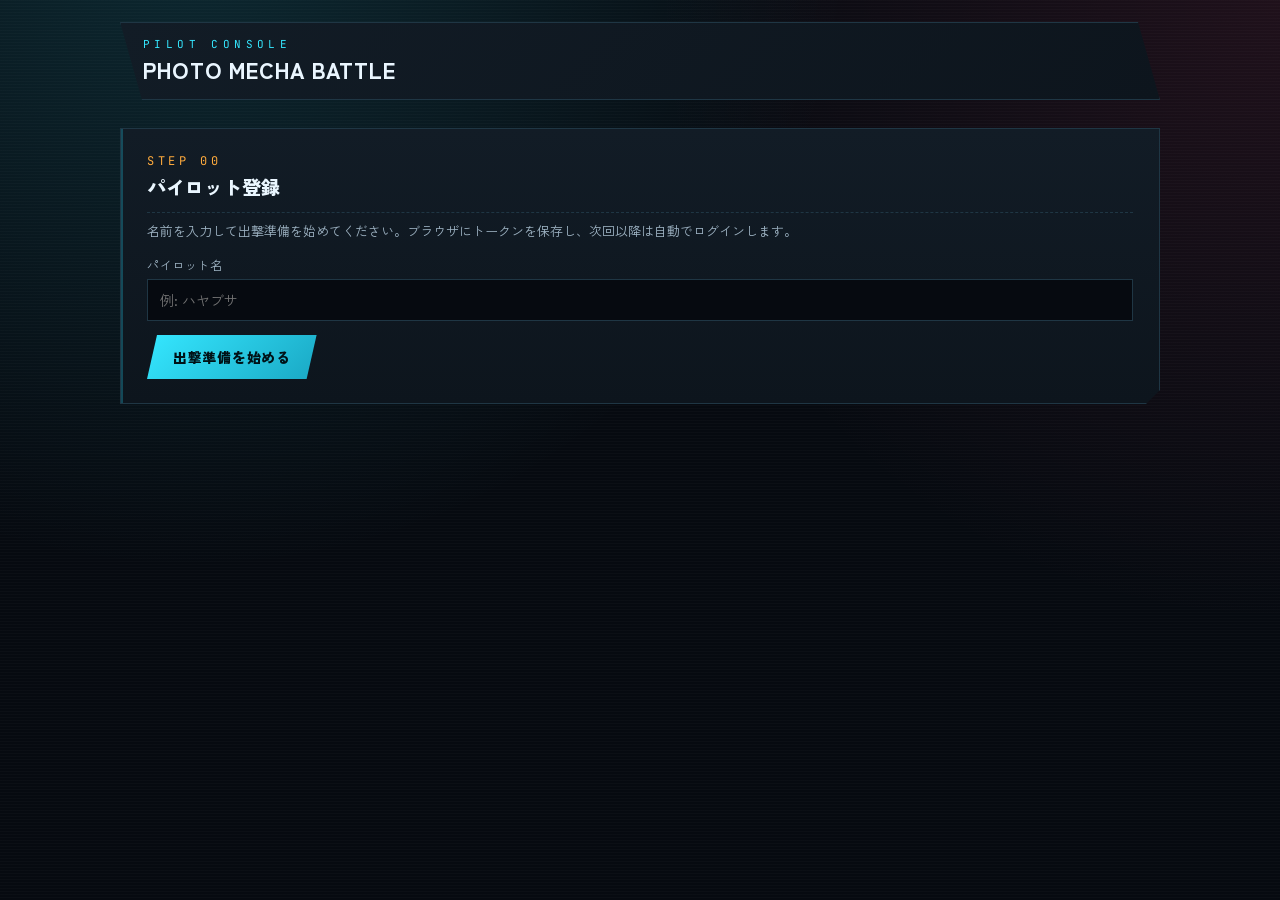
<file: web/index.html>
<!doctype html>
<html lang="ja">
<head>
<meta charset="utf-8" />
<meta name="viewport" content="width=device-width, initial-scale=1" />
<title>PHOTO MECHA BATTLE — 操作端末</title>
<link rel="stylesheet" href="style.css" />
</head>
<body>
<div class="hud-frame">

  <header class="hud-topbar">
    <div class="hud-title">
      <span class="kicker">Pilot Console</span>
      <h1>PHOTO MECHA BATTLE</h1>
    </div>
    <div class="hud-user" id="user-box" hidden>
      <span>PILOT: <strong id="user-name">-</strong></span>
      <span class="rating-chip">RT <span id="user-rating">-</span></span>
      <span id="user-quota">-</span>
      <button class="ghost-btn" id="logout-btn">ログアウト</button>
    </div>
  </header>

  <!-- 0: 登録 -->
  <section class="panel" id="panel-auth">
    <div class="panel-head">
      <div>
        <div class="step">STEP 00</div>
        <h2>パイロット登録</h2>
      </div>
    </div>
    <p class="panel-sub">名前を入力して出撃準備を始めてください。ブラウザにトークンを保存し、次回以降は自動でログインします。</p>
    <div class="field-row">
      <div class="field">
        <label for="register-name">パイロット名</label>
        <input type="text" id="register-name" placeholder="例: ハヤブサ" maxlength="24" />
      </div>
    </div>
    <button class="primary-btn" id="register-btn">出撃準備を始める</button>
  </section>

  <!-- 1: 撮影→メカ生成 -->
  <section class="panel" id="panel-capture" hidden>
    <div class="panel-head">
      <div>
        <div class="step">STEP 01</div>
        <h2>撮影 → メカ生成</h2>
      </div>
    </div>
    <p class="panel-sub">身の回りの物を撮影・アップロードすると、写真から抽出した特徴量をもとにメカが生成されます。戦闘性能は見た目ではなく分析値で決まります。</p>

    <label class="dropzone" id="dropzone">
      <span id="dropzone-hint">クリックして写真を選択</span>
      <input type="file" id="capture-file" accept="image/*" />
    </label>

    <div class="field-row" style="margin-top:16px;">
      <div class="field">
        <label for="mech-name">メカ名</label>
        <input type="text" id="mech-name" placeholder="例: アンブレラガード" maxlength="20" />
      </div>
      <div class="field">
        <label>メカ型</label>
        <!-- PLAN D-013: 型はプレイヤー選択ではなく、写真の特徴量からサーバーが自動推定する -->
        <p class="field-note" id="form-note">写真の分析結果から自動判定されます（鳥形・人型・獣形）。生成後に判明した型が表示されます。</p>
      </div>
    </div>

    <button class="primary-btn" id="build-mech-btn" disabled>この写真からメカを作る</button>
  </section>

  <!-- 2: 保有メカ一覧 -->
  <section class="panel" id="panel-mechs" hidden>
    <div class="panel-head">
      <div>
        <div class="step">STEP 02</div>
        <h2>格納庫（保有メカ）</h2>
      </div>
    </div>
    <p class="panel-sub">出撃には3体必要です（前衛・中衛・後衛）。同じメカを複数の位置に使うこともできます。</p>
    <div class="mech-grid" id="mech-grid">
      <div class="empty-hint">まだメカがありません。STEP 01 でメカを作りましょう。</div>
    </div>
  </section>

  <!-- 3: 出撃編成 -->
  <section class="panel" id="panel-deploy" hidden>
    <div class="panel-head">
      <div>
        <div class="step">STEP 03</div>
        <h2>出撃編成</h2>
      </div>
    </div>
    <p class="panel-sub">各位置にメカと戦術プリセットを割り当ててください。戦術は「上から順に条件を評価し、最初に成立した行動を実行」します。</p>
    <div class="deploy-grid" id="deploy-grid"></div>
    <button class="primary-btn" id="battle-btn" disabled>CPU戦に出撃する</button>
  </section>

  <!-- 4: バトルログ -->
  <section class="panel" id="panel-battle" hidden>
    <div class="panel-head">
      <div>
        <div class="step">STEP 04</div>
        <h2>バトルログ</h2>
      </div>
    </div>
    <div id="battle-result"></div>
  </section>

  <!-- 5: ランキング -->
  <section class="panel" id="panel-ranking" hidden>
    <div class="panel-head">
      <div>
        <div class="step">STEP 05</div>
        <h2>ランキング</h2>
      </div>
      <button class="secondary-btn" id="refresh-ranking-btn">更新</button>
    </div>
    <table class="rank-table">
      <thead><tr><th>#</th><th>チーム</th><th>レーティング</th></tr></thead>
      <tbody id="ranking-body"></tbody>
    </table>
  </section>

</div>

<div id="toast-stack"></div>

<script src="app.js"></script>
</body>
</html>
</file>
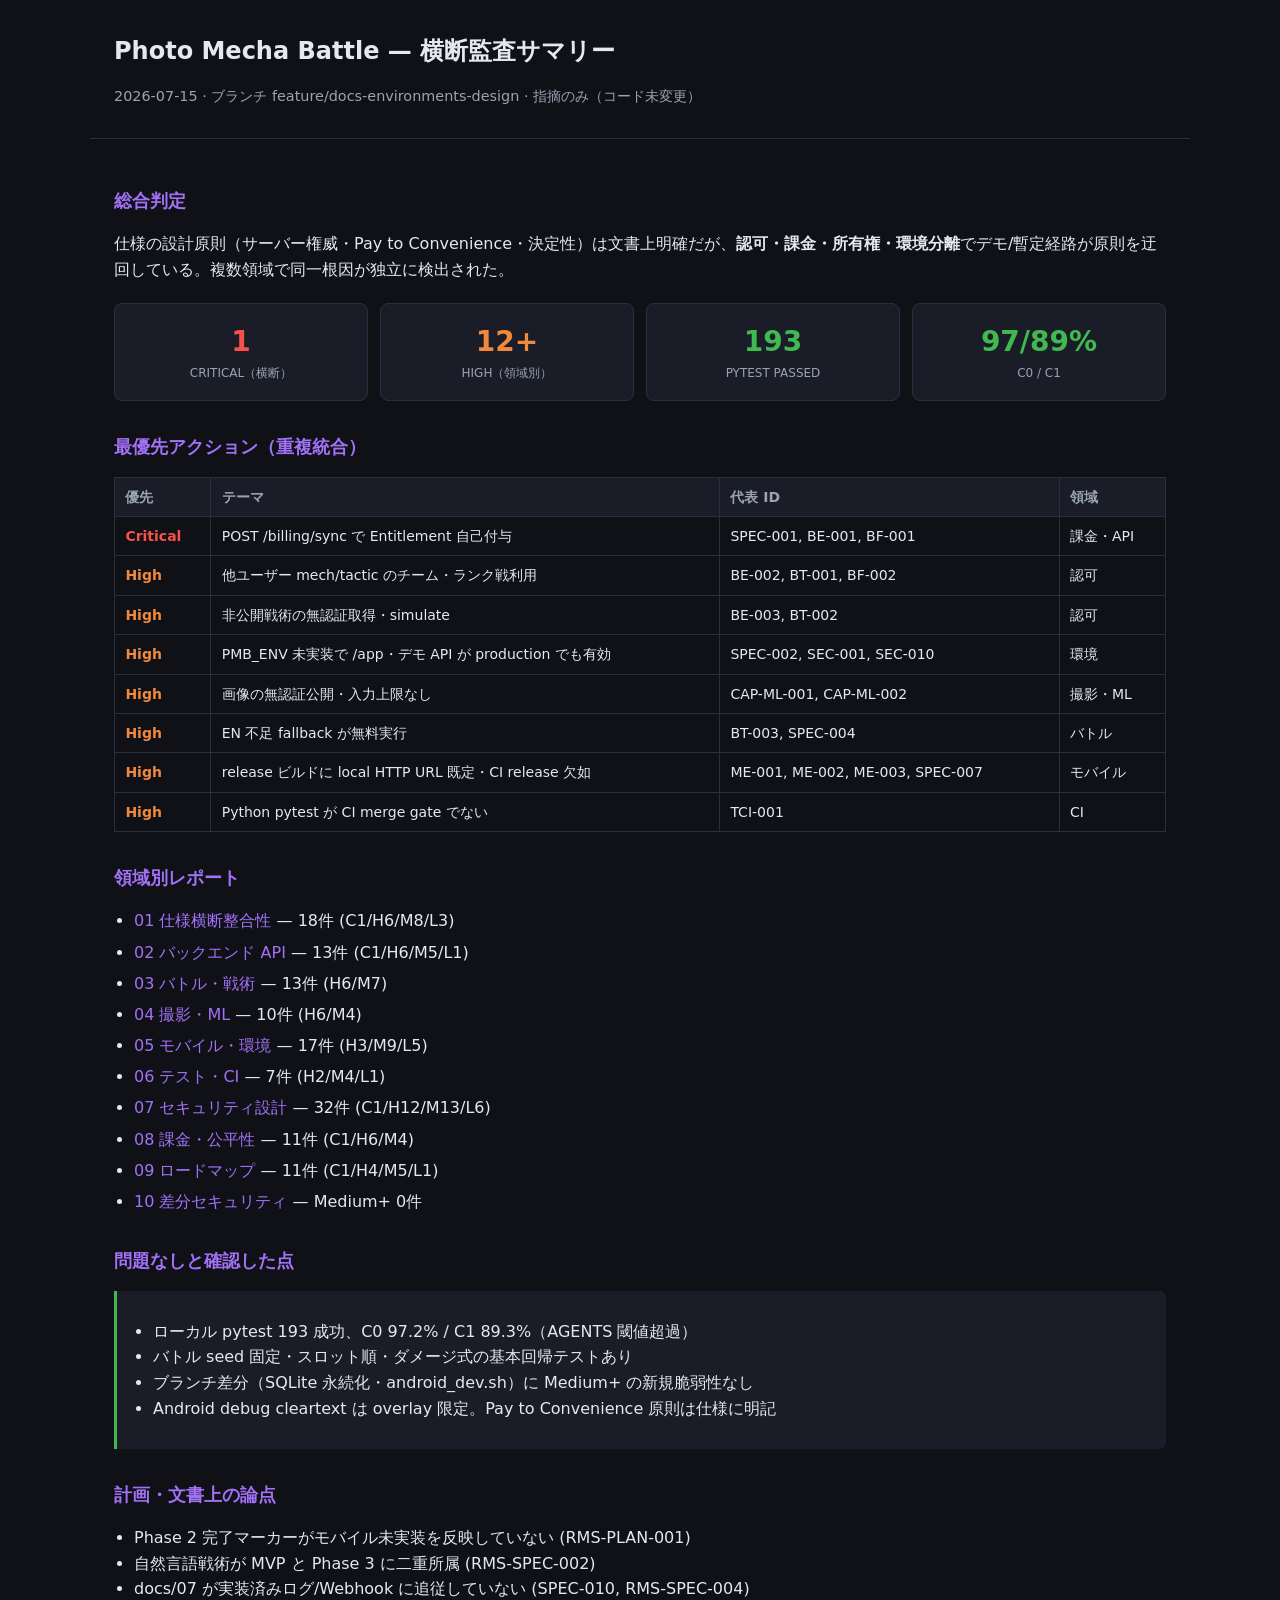
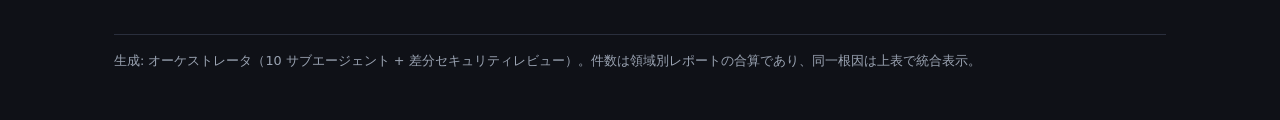
<file: docs/reviews/2026-07-15/index.html>
<!DOCTYPE html>
<html lang="ja">
<head>
<meta charset="utf-8">
<meta name="viewport" content="width=device-width, initial-scale=1">
<title>Photo Mecha Battle — 横断監査サマリー (2026-07-15)</title>
<style>
:root{--bg:#0f1117;--surface:#1a1d27;--border:#2a2f3d;--text:#e6e8ef;--muted:#9aa3b2;--crit:#f85149;--high:#f0883e;--med:#d29922;--low:#58a6ff;--ok:#3fb950;--accent:#a371f7}
*{box-sizing:border-box}body{margin:0;font-family:system-ui,sans-serif;background:var(--bg);color:var(--text);line-height:1.6}
header{padding:2rem 1.5rem 1rem;border-bottom:1px solid var(--border);max-width:1100px;margin:0 auto}
h1{font-size:1.5rem;margin:0 0 .25rem}h2{font-size:1.1rem;margin:2rem 0 .75rem;color:var(--accent)}
main{max-width:1100px;margin:0 auto;padding:1rem 1.5rem 3rem}
.meta{color:var(--muted);font-size:.9rem}
.cards{display:grid;grid-template-columns:repeat(auto-fit,minmax(140px,1fr));gap:.75rem;margin:1.25rem 0}
.card{background:var(--surface);border:1px solid var(--border);border-radius:8px;padding:1rem;text-align:center}
.card .n{font-size:1.75rem;font-weight:700}.card .l{font-size:.75rem;color:var(--muted);text-transform:uppercase}
.crit .n{color:var(--crit)}.high .n{color:var(--high)}.med .n{color:var(--med)}.low .n{color:var(--low)}.ok .n{color:var(--ok)}
table{width:100%;border-collapse:collapse;font-size:.875rem;margin:1rem 0}
th,td{border:1px solid var(--border);padding:.5rem .65rem;text-align:left;vertical-align:top}
th{background:var(--surface);color:var(--muted);font-weight:600}
.sev{font-weight:700;white-space:nowrap}.sev-crit{color:var(--crit)}.sev-high{color:var(--high)}.sev-med{color:var(--med)}.sev-low{color:var(--low)}
ul{padding-left:1.25rem}.links li{margin:.35rem 0}a{color:var(--accent);text-decoration:none}a:hover{text-decoration:underline}
.callout{background:var(--surface);border-left:3px solid var(--crit);padding:.75rem 1rem;margin:1rem 0;border-radius:0 6px 6px 0}
.good{border-left-color:var(--ok)}
footer{margin-top:2rem;padding-top:1rem;border-top:1px solid var(--border);color:var(--muted);font-size:.8rem}
</style>
</head>
<body>
<header>
<h1>Photo Mecha Battle — 横断監査サマリー</h1>
<p class="meta">2026-07-15 · ブランチ feature/docs-environments-design · 指摘のみ（コード未変更）</p>
</header>
<main>

<h2>総合判定</h2>
<p>仕様の設計原則（サーバー権威・Pay to Convenience・決定性）は文書上明確だが、<strong>認可・課金・所有権・環境分離</strong>でデモ/暫定経路が原則を迂回している。複数領域で同一根因が独立に検出された。</p>

<div class="cards">
<div class="card crit"><div class="n">1</div><div class="l">Critical（横断）</div></div>
<div class="card high"><div class="n">12+</div><div class="l">High（領域別）</div></div>
<div class="card ok"><div class="n">193</div><div class="l">pytest passed</div></div>
<div class="card ok"><div class="n">97/89%</div><div class="l">C0 / C1</div></div>
</div>

<h2>最優先アクション（重複統合）</h2>
<table>
<thead><tr><th>優先</th><th>テーマ</th><th>代表 ID</th><th>領域</th></tr></thead>
<tbody>
<tr><td class="sev sev-crit">Critical</td><td>POST /billing/sync で Entitlement 自己付与</td><td>SPEC-001, BE-001, BF-001</td><td>課金・API</td></tr>
<tr><td class="sev sev-high">High</td><td>他ユーザー mech/tactic のチーム・ランク戦利用</td><td>BE-002, BT-001, BF-002</td><td>認可</td></tr>
<tr><td class="sev sev-high">High</td><td>非公開戦術の無認証取得・simulate</td><td>BE-003, BT-002</td><td>認可</td></tr>
<tr><td class="sev sev-high">High</td><td>PMB_ENV 未実装で /app・デモ API が production でも有効</td><td>SPEC-002, SEC-001, SEC-010</td><td>環境</td></tr>
<tr><td class="sev sev-high">High</td><td>画像の無認証公開・入力上限なし</td><td>CAP-ML-001, CAP-ML-002</td><td>撮影・ML</td></tr>
<tr><td class="sev sev-high">High</td><td>EN 不足 fallback が無料実行</td><td>BT-003, SPEC-004</td><td>バトル</td></tr>
<tr><td class="sev sev-high">High</td><td>release ビルドに local HTTP URL 既定・CI release 欠如</td><td>ME-001, ME-002, ME-003, SPEC-007</td><td>モバイル</td></tr>
<tr><td class="sev sev-high">High</td><td>Python pytest が CI merge gate でない</td><td>TCI-001</td><td>CI</td></tr>
</tbody>
</table>

<h2>領域別レポート</h2>
<ul class="links">
<li><a href="01-spec-consistency.md">01 仕様横断整合性</a> — 18件 (C1/H6/M8/L3)</li>
<li><a href="02-backend-api.md">02 バックエンド API</a> — 13件 (C1/H6/M5/L1)</li>
<li><a href="03-battle-tactics.md">03 バトル・戦術</a> — 13件 (H6/M7)</li>
<li><a href="04-capture-ml.md">04 撮影・ML</a> — 10件 (H6/M4)</li>
<li><a href="05-mobile-environments.md">05 モバイル・環境</a> — 17件 (H3/M9/L5)</li>
<li><a href="06-tests-ci.md">06 テスト・CI</a> — 7件 (H2/M4/L1)</li>
<li><a href="07-security.md">07 セキュリティ設計</a> — 32件 (C1/H12/M13/L6)</li>
<li><a href="08-billing-fairness.md">08 課金・公平性</a> — 11件 (C1/H6/M4)</li>
<li><a href="09-roadmap-scope.md">09 ロードマップ</a> — 11件 (C1/H4/M5/L1)</li>
<li><a href="10-security-diff.md">10 差分セキュリティ</a> — Medium+ 0件</li>
</ul>

<h2>問題なしと確認した点</h2>
<div class="callout good">
<ul>
<li>ローカル pytest 193 成功、C0 97.2% / C1 89.3%（AGENTS 閾値超過）</li>
<li>バトル seed 固定・スロット順・ダメージ式の基本回帰テストあり</li>
<li>ブランチ差分（SQLite 永続化・android_dev.sh）に Medium+ の新規脆弱性なし</li>
<li>Android debug cleartext は overlay 限定。Pay to Convenience 原則は仕様に明記</li>
</ul>
</div>

<h2>計画・文書上の論点</h2>
<ul>
<li>Phase 2 完了マーカーがモバイル未実装を反映していない (RMS-PLAN-001)</li>
<li>自然言語戦術が MVP と Phase 3 に二重所属 (RMS-SPEC-002)</li>
<li>docs/07 が実装済みログ/Webhook に追従していない (SPEC-010, RMS-SPEC-004)</li>
</ul>

<footer>
生成: オーケストレータ（10 サブエージェント + 差分セキュリティレビュー）。件数は領域別レポートの合算であり、同一根因は上表で統合表示。
</footer>
</main>
</body>
</html>
</file>
<file: web/style.css>
@import url("https://fonts.googleapis.com/css2?family=Zen+Kaku+Gothic+New:wght@500;700;900&family=JetBrains+Mono:wght@400;600;800&display=swap");

:root {
  --ink: #eaf6ff;
  --ink-dim: #9fb4c4;
  --void: #060a10;
  --panel: #0d151d;
  --panel-raised: #121c26;
  --line: #1f3644;
  --cyan: #35e7ff;
  --cyan-dim: #1a7d92;
  --amber: #ffab3d;
  --magenta: #ff4d7d;
  --green: #5dffb0;
  --font-display: "Zen Kaku Gothic New", "Hiragino Kaku Gothic ProN", sans-serif;
  --font-mono: "JetBrains Mono", ui-monospace, monospace;
  --panel-cut: 14px;
}

* {
  box-sizing: border-box;
}

[hidden] {
  display: none !important;
}

html,
body {
  margin: 0;
  padding: 0;
  min-height: 100%;
  background: var(--void);
  color: var(--ink);
  font-family: var(--font-display);
}

body {
  background-image:
    radial-gradient(circle at 15% -10%, rgba(53, 231, 255, 0.14), transparent 45%),
    radial-gradient(circle at 100% 0%, rgba(255, 77, 125, 0.1), transparent 40%),
    repeating-linear-gradient(180deg, rgba(255, 255, 255, 0.018) 0px, rgba(255, 255, 255, 0.018) 1px, transparent 1px, transparent 3px);
  min-height: 100vh;
}

::selection {
  background: var(--cyan);
  color: var(--void);
}

a {
  color: var(--cyan);
}

button {
  font-family: inherit;
  cursor: pointer;
}

input,
select,
textarea {
  font-family: inherit;
}

/* ---------- layout shell ---------- */

.hud-frame {
  max-width: 1080px;
  margin: 0 auto;
  padding: 22px 20px 80px;
}

.hud-topbar {
  display: flex;
  align-items: center;
  justify-content: space-between;
  gap: 16px;
  padding: 14px 22px;
  background: linear-gradient(135deg, var(--panel-raised), var(--panel));
  border: 1px solid var(--line);
  clip-path: polygon(0 0, calc(100% - 22px) 0, 100% 100%, 22px 100%);
  margin-bottom: 28px;
}

.hud-title {
  display: flex;
  flex-direction: column;
  gap: 2px;
}

.hud-title .kicker {
  font-family: var(--font-mono);
  font-size: 11px;
  letter-spacing: 0.4em;
  color: var(--cyan);
  text-transform: uppercase;
}

.hud-title h1 {
  margin: 0;
  font-size: 22px;
  font-weight: 900;
  letter-spacing: 0.04em;
}

.hud-user {
  display: flex;
  align-items: center;
  gap: 14px;
  font-family: var(--font-mono);
  font-size: 13px;
  color: var(--ink-dim);
}

.hud-user strong {
  color: var(--ink);
  font-weight: 800;
}

.hud-user .rating-chip {
  padding: 4px 10px;
  border: 1px solid var(--cyan-dim);
  color: var(--cyan);
  clip-path: polygon(6px 0, 100% 0, calc(100% - 6px) 100%, 0 100%);
}

.ghost-btn {
  background: transparent;
  border: 1px solid var(--line);
  color: var(--ink-dim);
  padding: 6px 12px;
  font-size: 12px;
  letter-spacing: 0.08em;
}

.ghost-btn:hover {
  border-color: var(--magenta);
  color: var(--magenta);
}

/* ---------- panels ---------- */

.panel {
  background: linear-gradient(180deg, var(--panel-raised), var(--panel));
  border: 1px solid var(--line);
  padding: 24px 26px;
  margin-bottom: 22px;
  position: relative;
  clip-path: polygon(0 0, 100% 0, 100% calc(100% - var(--panel-cut)), calc(100% - var(--panel-cut)) 100%, 0 100%);
  animation: rise-in 0.5s ease both;
}

.panel::before {
  content: "";
  position: absolute;
  inset: 0;
  pointer-events: none;
  border-left: 2px solid var(--cyan-dim);
  opacity: 0.5;
}

@keyframes rise-in {
  from {
    opacity: 0;
    transform: translateY(10px);
  }
  to {
    opacity: 1;
    transform: translateY(0);
  }
}

.panel-head {
  display: flex;
  align-items: baseline;
  justify-content: space-between;
  gap: 12px;
  margin-bottom: 18px;
  border-bottom: 1px dashed var(--line);
  padding-bottom: 12px;
}

.panel-head .step {
  font-family: var(--font-mono);
  color: var(--amber);
  font-size: 12px;
  letter-spacing: 0.3em;
}

.panel-head h2 {
  margin: 4px 0 0;
  font-size: 19px;
  font-weight: 800;
}

.panel-sub {
  color: var(--ink-dim);
  font-size: 13px;
  margin: -10px 0 16px;
}

/* ---------- forms ---------- */

.field-row {
  display: flex;
  flex-wrap: wrap;
  gap: 14px;
  margin-bottom: 14px;
}

.field {
  display: flex;
  flex-direction: column;
  gap: 6px;
  flex: 1 1 180px;
}

.field label {
  font-size: 12px;
  color: var(--ink-dim);
  letter-spacing: 0.05em;
}

.field input[type="text"],
.field select {
  background: var(--void);
  border: 1px solid var(--line);
  color: var(--ink);
  padding: 10px 12px;
  font-size: 14px;
}

.field input[type="text"]:focus,
.field select:focus {
  outline: none;
  border-color: var(--cyan);
}

.form-select {
  background: var(--void);
  border: 1px solid var(--line);
  color: var(--ink);
  padding: 10px 12px;
  font-size: 14px;
  width: 100%;
}

.field-note {
  border: 1px dashed var(--line);
  padding: 10px 12px;
  font-size: 12.5px;
  line-height: 1.6;
  color: var(--ink-dim);
  margin: 0;
}

.dropzone {
  border: 1px dashed var(--line);
  padding: 18px;
  text-align: center;
  color: var(--ink-dim);
  font-size: 13px;
  cursor: pointer;
  position: relative;
  background: rgba(255, 255, 255, 0.02);
}

.dropzone.has-image {
  border-color: var(--cyan-dim);
}

.dropzone img {
  max-width: 100%;
  max-height: 180px;
  display: block;
  margin: 0 auto 8px;
}

.dropzone input[type="file"] {
  position: absolute;
  inset: 0;
  opacity: 0;
  cursor: pointer;
}

.primary-btn {
  background: linear-gradient(135deg, var(--cyan), #1aa8c4);
  border: none;
  color: #001217;
  font-weight: 800;
  padding: 12px 26px;
  font-size: 14px;
  letter-spacing: 0.05em;
  clip-path: polygon(10px 0, 100% 0, calc(100% - 10px) 100%, 0 100%);
  transition: transform 0.15s ease, box-shadow 0.15s ease;
}

.primary-btn:hover:not(:disabled) {
  transform: translateY(-1px);
  box-shadow: 0 6px 18px rgba(53, 231, 255, 0.35);
}

.primary-btn:disabled {
  opacity: 0.45;
  cursor: not-allowed;
}

.secondary-btn {
  background: transparent;
  border: 1px solid var(--amber);
  color: var(--amber);
  padding: 10px 20px;
  font-size: 13px;
  font-weight: 700;
  clip-path: polygon(8px 0, 100% 0, calc(100% - 8px) 100%, 0 100%);
}

.secondary-btn:hover:not(:disabled) {
  background: rgba(255, 171, 61, 0.1);
}

.secondary-btn:disabled {
  opacity: 0.4;
  cursor: not-allowed;
}

/* ---------- mech cards ---------- */

.mech-grid {
  display: grid;
  grid-template-columns: repeat(auto-fill, minmax(190px, 1fr));
  gap: 14px;
}

.mech-card {
  border: 1px solid var(--line);
  background: rgba(255, 255, 255, 0.02);
  padding: 14px;
  clip-path: polygon(0 0, 100% 0, 100% calc(100% - 10px), calc(100% - 10px) 100%, 0 100%);
}

.mech-card .art-frame {
  width: 100%;
  aspect-ratio: 1;
  background: var(--void);
  border: 1px solid var(--line);
  display: flex;
  align-items: center;
  justify-content: center;
  margin-bottom: 10px;
  overflow: hidden;
  color: var(--ink-dim);
  font-size: 11px;
}

.mech-card .art-frame img {
  width: 100%;
  height: 100%;
  object-fit: cover;
}

.mech-card h3 {
  margin: 0 0 4px;
  font-size: 15px;
}

.form-badge {
  display: inline-block;
  font-family: var(--font-mono);
  font-size: 10px;
  letter-spacing: 0.1em;
  padding: 2px 8px;
  margin-bottom: 8px;
  border: 1px solid var(--cyan-dim);
  color: var(--cyan);
}

.form-badge.form-beast {
  border-color: var(--magenta);
  color: var(--magenta);
}

.form-badge.form-human {
  border-color: var(--amber);
  color: var(--amber);
}

.stat-bars {
  display: flex;
  flex-direction: column;
  gap: 4px;
}

.stat-bar {
  display: grid;
  grid-template-columns: 34px 1fr 30px;
  align-items: center;
  gap: 6px;
  font-family: var(--font-mono);
  font-size: 10px;
  color: var(--ink-dim);
}

.stat-bar .track {
  height: 5px;
  background: rgba(255, 255, 255, 0.08);
  position: relative;
}

.stat-bar .fill {
  position: absolute;
  inset: 0;
  background: var(--cyan);
  width: 0;
  transition: width 0.6s ease;
}

.empty-hint {
  color: var(--ink-dim);
  font-size: 13px;
  padding: 20px;
  text-align: center;
  border: 1px dashed var(--line);
}

/* ---------- team builder ---------- */

.deploy-grid {
  display: grid;
  grid-template-columns: repeat(3, 1fr);
  gap: 16px;
  margin-bottom: 18px;
}

.deploy-slot {
  border: 1px solid var(--line);
  padding: 14px;
  background: rgba(255, 255, 255, 0.02);
}

.deploy-slot .slot-label {
  font-family: var(--font-mono);
  font-size: 11px;
  color: var(--amber);
  letter-spacing: 0.2em;
  margin-bottom: 10px;
}

/* ---------- battle log ---------- */

.battle-banner {
  padding: 16px 18px;
  margin-bottom: 16px;
  font-weight: 800;
  font-size: 16px;
  border-left: 4px solid var(--cyan);
  background: rgba(53, 231, 255, 0.08);
}

.battle-banner.lose {
  border-left-color: var(--magenta);
  background: rgba(255, 77, 125, 0.08);
}

.battle-banner.draw {
  border-left-color: var(--amber);
  background: rgba(255, 171, 61, 0.08);
}

.log-turn {
  border-left: 2px solid var(--line);
  padding: 8px 0 8px 16px;
  margin-bottom: 4px;
  position: relative;
}

.log-turn::before {
  content: "";
  position: absolute;
  left: -5px;
  top: 12px;
  width: 8px;
  height: 8px;
  background: var(--cyan);
  transform: rotate(45deg);
}

.log-turn .meta {
  font-family: var(--font-mono);
  font-size: 11px;
  color: var(--ink-dim);
  margin-bottom: 2px;
}

.log-turn .action-line {
  font-size: 14px;
  margin-bottom: 2px;
}

.log-turn .action-line strong {
  color: var(--amber);
}

.log-turn .damage-line {
  font-family: var(--font-mono);
  font-size: 12px;
  color: var(--green);
}

.log-turn .damage-line.defeated {
  color: var(--magenta);
}

/* ---------- ranking ---------- */

.rank-table {
  width: 100%;
  border-collapse: collapse;
  font-size: 13px;
}

.rank-table th,
.rank-table td {
  text-align: left;
  padding: 8px 10px;
  border-bottom: 1px solid var(--line);
}

.rank-table th {
  font-family: var(--font-mono);
  color: var(--ink-dim);
  font-weight: 500;
  letter-spacing: 0.08em;
  font-size: 11px;
}

/* ---------- toast ---------- */

#toast-stack {
  position: fixed;
  right: 18px;
  bottom: 18px;
  display: flex;
  flex-direction: column;
  gap: 8px;
  z-index: 999;
}

.toast {
  padding: 12px 16px;
  background: var(--panel-raised);
  border: 1px solid var(--line);
  border-left: 3px solid var(--cyan);
  font-size: 13px;
  max-width: 320px;
  animation: rise-in 0.25s ease both;
}

.toast.error {
  border-left-color: var(--magenta);
}

.toast.success {
  border-left-color: var(--green);
}

.spinner {
  display: inline-block;
  width: 12px;
  height: 12px;
  border: 2px solid rgba(255, 255, 255, 0.25);
  border-top-color: var(--cyan);
  border-radius: 50%;
  animation: spin 0.7s linear infinite;
  margin-right: 6px;
  vertical-align: -1px;
}

@keyframes spin {
  to {
    transform: rotate(360deg);
  }
}

@media (max-width: 720px) {
  .deploy-grid {
    grid-template-columns: 1fr;
  }
  .hud-topbar {
    flex-direction: column;
    align-items: flex-start;
  }
}
</file>
